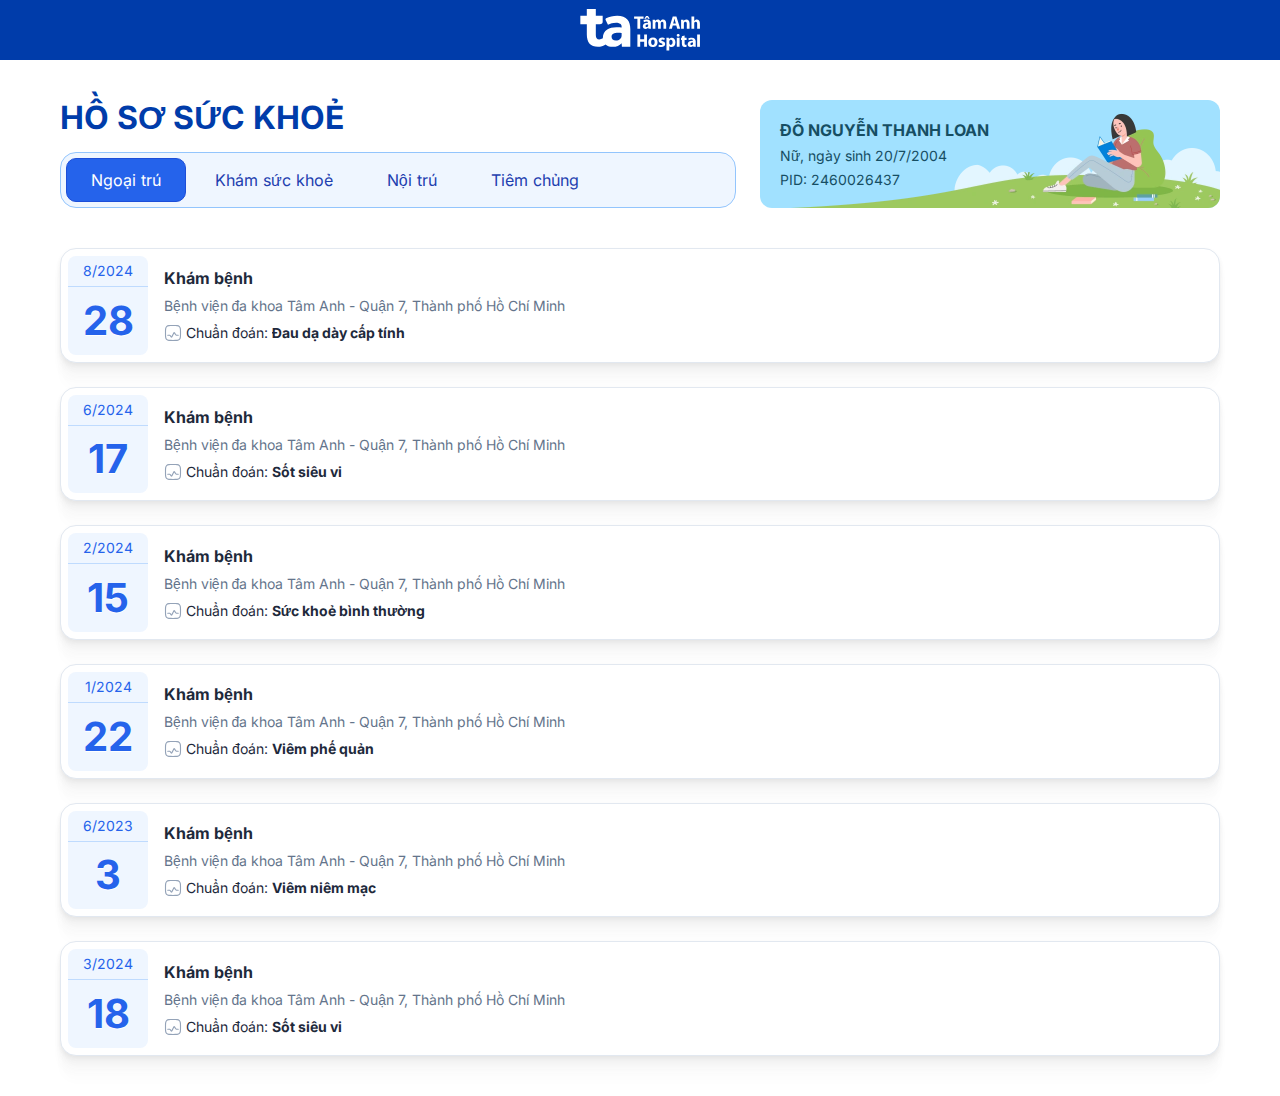
<file: index.html>
<!DOCTYPE html>
<html lang="vi">
  <head>
    <title>Bệnh viện đa khoa Tâm Anh - Ngoại trú</title>
    <meta
      name="description"
      content="Hồ sơ sức khoẻ Bệnh viện đa khoa Tâm Anh"
    />
    <meta charset="UTF-8" />
    <link rel="icon" href="images/favicon.png" />
    <meta name="viewport" content="width=device-width, initial-scale=1" />
    <meta property="og:title" content="Bệnh viện đa khoa Tâm Anh" />
    <meta property="og:type" content="website" />
    <meta
      property="og:image"
      content="https://trongnguyen24.github.io/lichsukhamchuabenh/images/og-image.png"
    />
    <meta
      property="og:description"
      content="Hồ sơ sức khoẻ Bệnh viện đa khoa Tâm Anh"
    />
    <meta property="og:site_name" content="Hồ sơ sức khoẻ" />
    <meta property="og:locale" content="vi_VN" />
    <link rel="stylesheet" href="css/normalize.css" />
    <link rel="stylesheet" href="css/styles.css" />
  </head>
  <body>
    <!-- Header: Contains the main logo -->
    <header class="TA--header">
      <img width="120" height="48" src="images/logo-TA.svg" alt="logo" />
    </header>

    <!-- Mobile Navigation Menu -->
    <nav class="TA--menu-nav-mobile">
      <a href="index.html" aria-current="page">
        <span class="icon-ngoaitru"></span>
        Ngoại trú
      </a>
      <a href="kham-suc-khoe.html">
        <span class="icon-khamsuckhoe"></span>
        Khám sức khoẻ
      </a>
      <a href="noi-tru.html">
        <span class="icon-noitru"></span>
        Nội trú
      </a>
      <a href="tiem-chung.html">
        <span class="icon-tiemchung"></span>
        Tiêm chủng
      </a>
    </nav>

    <!-- Main Content Container -->
    <main class="TA--container">
      <!-- Desktop Menu and User Information -->
      <section class="TA--menu">
        <div class="TA--menu-tabs">
          <h1>HỒ SƠ SỨC KHOẺ</h1>
          <!-- Navigation Tabs -->
          <nav>
            <a href="index.html" aria-current="page">Ngoại trú</a>
            <a href="kham-suc-khoe.html">Khám sức khoẻ</a>
            <a href="noi-tru.html">Nội trú</a>
            <a href="tiem-chung.html">Tiêm chủng</a>
          </nav>
        </div>
        <!-- User Profile Information -->
        <div class="TA--menu-infos">
          <p>ĐỖ NGUYỄN THANH LOAN</p>
          <div>Nữ, ngày sinh 20/7/2004</div>
          <div>PID: 2460026437</div>
          <picture>
            <source srcset="images/user.webp" type="image/webp" />
            <img src="images/user.png" alt="user infos" />
          </picture>
        </div>
      </section>
      <!-- Main Content Area -->
      <section class="TA--content">
        <!-- Card Item -->
        <article class="TA--card-item">
          <a href="#">
            <div class="TA--card-item-wrapper">
              <div class="TA--date">
                <div class="TA--date-m">8/2024</div>
                <div class="TA--date-d">28</div>
              </div>
              <div class="TA--card-item-content">
                <h2>Khám bệnh</h2>
                <p>Bệnh viện đa khoa Tâm Anh - Quận 7, Thành phố Hồ Chí Minh</p>
                <ul class="TA--card-item-infos">
                  <li>
                    <img
                      width="18"
                      height="18"
                      src="images/chuan-doan.svg"
                      alt="Chuẩn đoán"
                    />
                    <span>Chuẩn đoán:</span>
                    <b>Đau dạ dày cấp tính</b>
                  </li>
                </ul>
              </div>
            </div>
            <!-- Mobile Card Item infos-->
            <ul class="TA--card-item-infos-mobile">
              <li class="span-2">
                <img
                  width="18"
                  height="18"
                  src="images/chuan-doan.svg"
                  alt="Chuẩn đoán"
                />
                <span>Chuẩn đoán:</span>
                <b>Đau dạ dày cấp tính</b>
              </li>
            </ul>
          </a>
        </article>

        <!-- Card Item -->
        <article class="TA--card-item">
          <a href="#">
            <div class="TA--card-item-wrapper">
              <div class="TA--date">
                <div class="TA--date-m">6/2024</div>
                <div class="TA--date-d">17</div>
              </div>
              <div class="TA--card-item-content">
                <h2>Khám bệnh</h2>
                <p>Bệnh viện đa khoa Tâm Anh - Quận 7, Thành phố Hồ Chí Minh</p>
                <ul class="TA--card-item-infos">
                  <li>
                    <img
                      width="18"
                      height="18"
                      src="images/chuan-doan.svg"
                      alt="Chuẩn đoán"
                    />
                    <span>Chuẩn đoán:</span>
                    <b>Sốt siêu vi</b>
                  </li>
                </ul>
              </div>
            </div>
            <!-- Mobile Card Item infos-->
            <ul class="TA--card-item-infos-mobile">
              <li class="span-2">
                <img
                  width="18"
                  height="18"
                  src="images/chuan-doan.svg"
                  alt="Chuẩn đoán"
                />
                <span>Chuẩn đoán:</span>
                <b>Sốt siêu vi</b>
              </li>
            </ul>
          </a>
        </article>

        <!-- Card Item -->
        <article class="TA--card-item">
          <a href="#">
            <div class="TA--card-item-wrapper">
              <div class="TA--date">
                <div class="TA--date-m">2/2024</div>
                <div class="TA--date-d">15</div>
              </div>
              <div class="TA--card-item-content">
                <h2>Khám bệnh</h2>
                <p>Bệnh viện đa khoa Tâm Anh - Quận 7, Thành phố Hồ Chí Minh</p>
                <ul class="TA--card-item-infos">
                  <li>
                    <img
                      width="18"
                      height="18"
                      src="images/chuan-doan.svg"
                      alt="Chuẩn đoán"
                    />
                    <span>Chuẩn đoán:</span>
                    <b>Sức khoẻ bình thường</b>
                  </li>
                </ul>
              </div>
            </div>
            <!-- Mobile Card Item infos-->
            <ul class="TA--card-item-infos-mobile">
              <li class="span-2">
                <img
                  width="18"
                  height="18"
                  src="images/chuan-doan.svg"
                  alt="Chuẩn đoán"
                />
                <span>Chuẩn đoán:</span>
                <b>Sức khoẻ bình thường</b>
              </li>
            </ul>
          </a>
        </article>

        <!-- Card Item -->
        <article class="TA--card-item">
          <a href="#">
            <div class="TA--card-item-wrapper">
              <div class="TA--date">
                <div class="TA--date-m">1/2024</div>
                <div class="TA--date-d">22</div>
              </div>
              <div class="TA--card-item-content">
                <h2>Khám bệnh</h2>
                <p>Bệnh viện đa khoa Tâm Anh - Quận 7, Thành phố Hồ Chí Minh</p>
                <ul class="TA--card-item-infos">
                  <li>
                    <img
                      width="18"
                      height="18"
                      src="images/chuan-doan.svg"
                      alt="Chuẩn đoán"
                    />
                    <span>Chuẩn đoán:</span>
                    <b>Viêm phế quản</b>
                  </li>
                </ul>
              </div>
            </div>
            <!-- Mobile Card Item infos-->
            <ul class="TA--card-item-infos-mobile">
              <li class="span-2">
                <img
                  width="18"
                  height="18"
                  src="images/chuan-doan.svg"
                  alt="Chuẩn đoán"
                />
                <span>Chuẩn đoán:</span>
                <b>Viêm phế quản</b>
              </li>
            </ul>
          </a>
        </article>

        <!-- Card Item -->
        <article class="TA--card-item">
          <a href="#">
            <div class="TA--card-item-wrapper">
              <div class="TA--date">
                <div class="TA--date-m">6/2023</div>
                <div class="TA--date-d">3</div>
              </div>
              <div class="TA--card-item-content">
                <h2>Khám bệnh</h2>
                <p>Bệnh viện đa khoa Tâm Anh - Quận 7, Thành phố Hồ Chí Minh</p>
                <ul class="TA--card-item-infos">
                  <li>
                    <img
                      width="18"
                      height="18"
                      src="images/chuan-doan.svg"
                      alt="Chuẩn đoán"
                    />
                    <span>Chuẩn đoán:</span>
                    <b>Viêm niêm mạc</b>
                  </li>
                </ul>
              </div>
            </div>
            <!-- Mobile Card Item infos-->
            <ul class="TA--card-item-infos-mobile">
              <li class="span-2">
                <img
                  width="18"
                  height="18"
                  src="images/chuan-doan.svg"
                  alt="Chuẩn đoán"
                />
                <span>Chuẩn đoán:</span>
                <b>Viêm niêm mạc</b>
              </li>
            </ul>
          </a>
        </article>

        <!-- Card Item -->
        <article class="TA--card-item">
          <a href="#">
            <div class="TA--card-item-wrapper">
              <div class="TA--date">
                <div class="TA--date-m">3/2024</div>
                <div class="TA--date-d">18</div>
              </div>
              <div class="TA--card-item-content">
                <h2>Khám bệnh</h2>
                <p>Bệnh viện đa khoa Tâm Anh - Quận 7, Thành phố Hồ Chí Minh</p>
                <ul class="TA--card-item-infos">
                  <li>
                    <img
                      width="18"
                      height="18"
                      src="images/chuan-doan.svg"
                      alt="Chuẩn đoán"
                    />
                    <span>Chuẩn đoán:</span>
                    <b>Sốt siêu vi</b>
                  </li>
                </ul>
              </div>
            </div>
            <!-- Mobile Card Item infos-->
            <ul class="TA--card-item-infos-mobile">
              <li class="span-2">
                <img
                  width="18"
                  height="18"
                  src="images/chuan-doan.svg"
                  alt="Chuẩn đoán"
                />
                <span>Chuẩn đoán:</span>
                <b>Sốt siêu vih</b>
              </li>
            </ul>
          </a>
        </article>
      </section>
    </main>
  </body>
</html>
</file>
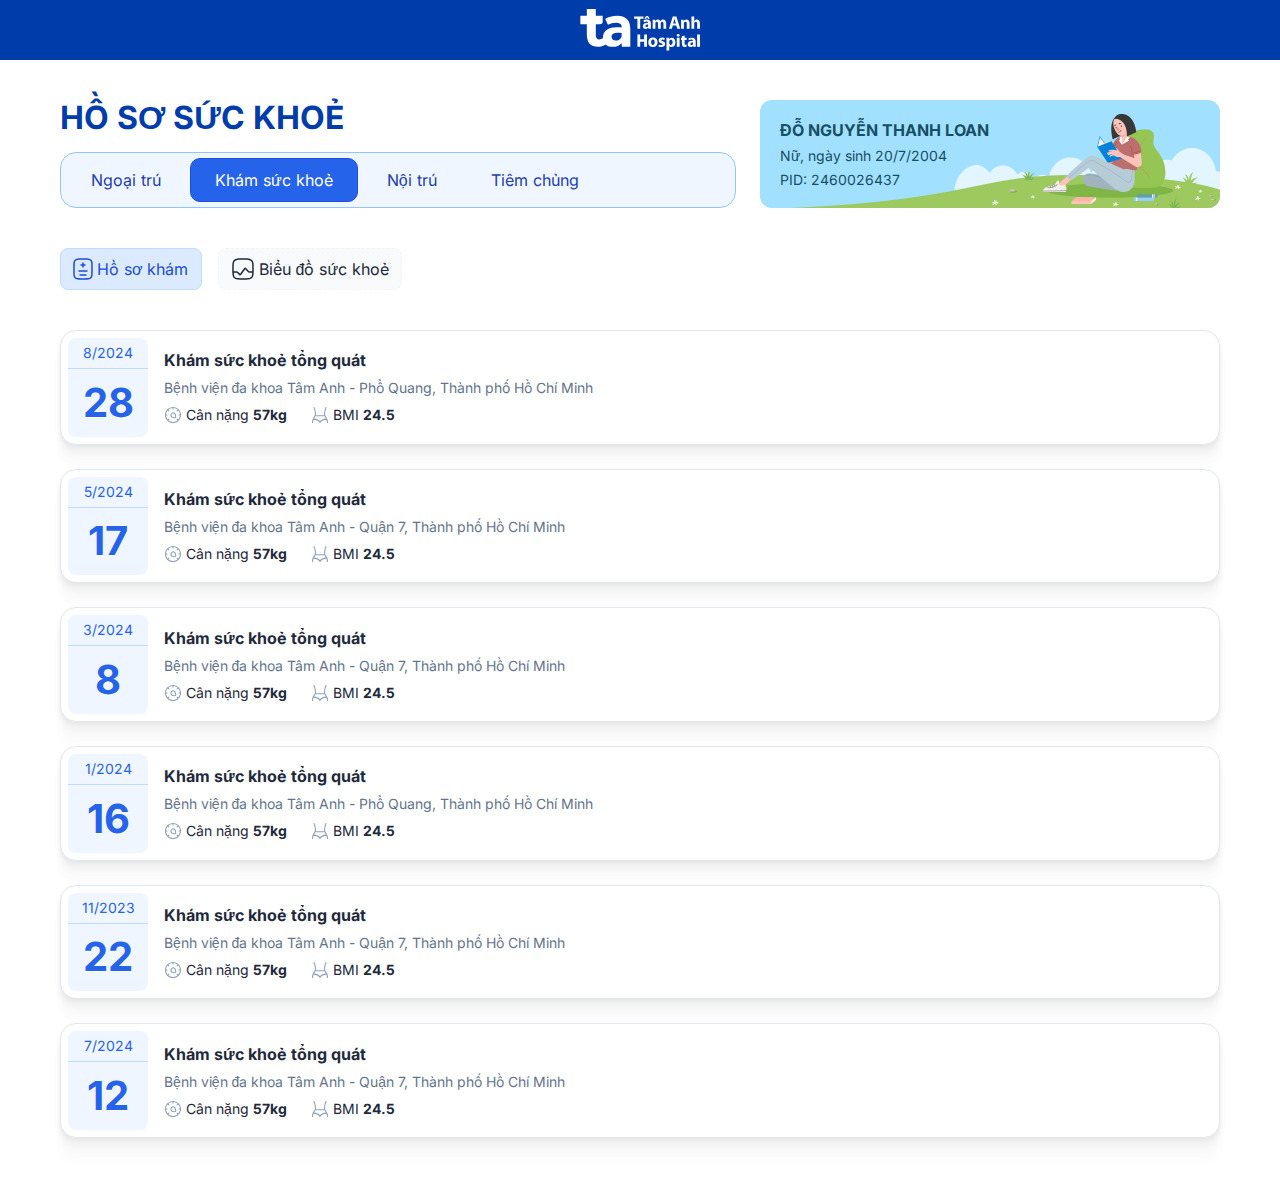
<file: kham-suc-khoe.html>
<!DOCTYPE html>
<html lang="vi">
  <head>
    <title>Bệnh viện đa khoa Tâm Anh - Khám sức khoẻ</title>
    <meta
      name="description"
      content="Hồ sơ sức khoẻ Bệnh viện đa khoa Tâm Anh"
    />
    <meta charset="UTF-8" />
    <link rel="icon" href="images/favicon.png" />
    <meta name="viewport" content="width=device-width, initial-scale=1" />
    <meta property="og:title" content="Bệnh viện đa khoa Tâm Anh" />
    <meta property="og:type" content="website" />
    <meta
      property="og:image"
      content="https://trongnguyen24.github.io/lichsukhamchuabenh/images/og-image.png"
    />
    <meta
      property="og:description"
      content="Hồ sơ sức khoẻ Bệnh viện đa khoa Tâm Anh"
    />
    <meta property="og:site_name" content="Hồ sơ sức khoẻ" />
    <meta property="og:locale" content="vi_VN" />
    <link rel="stylesheet" href="css/normalize.css" />
    <link rel="stylesheet" href="css/styles.css" />
  </head>
  <body>
    <!-- Header: Contains the main logo -->
    <header class="TA--header">
      <img width="120" height="48" src="images/logo-TA.svg" alt="logo" />
    </header>

    <!-- Mobile Navigation Menu -->
    <nav class="TA--menu-nav-mobile">
      <a href="index.html">
        <span class="icon-ngoaitru"></span>
        Ngoại trú
      </a>
      <a href="kham-suc-khoe.html" aria-current="page">
        <span class="icon-khamsuckhoe"></span>
        Khám sức khoẻ
      </a>
      <a href="noi-tru.html">
        <span class="icon-noitru"></span>
        Nội trú
      </a>
      <a href="tiem-chung.html">
        <span class="icon-tiemchung"></span>
        Tiêm chủng
      </a>
    </nav>

    <!-- Main Content Container -->
    <main class="TA--container">
      <!-- Desktop Menu and User Information -->
      <section class="TA--menu">
        <div class="TA--menu-tabs">
          <h1>HỒ SƠ SỨC KHOẺ</h1>
          <!-- Navigation Tabs -->
          <nav>
            <a href="index.html">Ngoại trú</a>
            <a href="kham-suc-khoe.html" aria-current="page">Khám sức khoẻ</a>
            <a href="noi-tru.html">Nội trú</a>
            <a href="tiem-chung.html">Tiêm chủng</a>
          </nav>
        </div>
        <!-- User Profile Information -->
        <div class="TA--menu-infos">
          <p>ĐỖ NGUYỄN THANH LOAN</p>
          <div>Nữ, ngày sinh 20/7/2004</div>
          <div>PID: 2460026437</div>
          <picture>
            <source srcset="images/user.webp" type="image/webp" />
            <img src="images/user.png" alt="user infos" />
          </picture>
        </div>
      </section>

      <div class="tabs">
        <input
          class="radiotab"
          name="tabs"
          tabindex="0"
          type="radio"
          id="tabone"
          checked="checked"
        />
        <label class="label" for="tabone"
          ><svg
            width="20"
            height="22"
            viewBox="0 0 20 22"
            fill="currentColor"
            xmlns="http://www.w3.org/2000/svg"
          >
            <path
              fill-rule="evenodd"
              clip-rule="evenodd"
              d="M8.94358 0.25H11.0564C12.8942 0.249984 14.3498 0.249972 15.489 0.403135C16.6614 0.560763 17.6104 0.89288 18.3588 1.64124C19.1071 2.38961 19.4392 3.33856 19.5969 4.51098C19.75 5.65019 19.75 7.10583 19.75 8.94359V13.0564C19.75 14.8942 19.75 16.3498 19.5969 17.489C19.4392 18.6614 19.1071 19.6104 18.3588 20.3588C17.6104 21.1071 16.6614 21.4392 15.489 21.5969C14.3498 21.75 12.8942 21.75 11.0564 21.75H8.94359C7.10583 21.75 5.65019 21.75 4.51098 21.5969C3.33856 21.4392 2.38961 21.1071 1.64124 20.3588C0.89288 19.6104 0.560763 18.6614 0.403135 17.489C0.249972 16.3498 0.249984 14.8942 0.25 13.0564V8.94358C0.249984 7.10582 0.249972 5.65019 0.403135 4.51098C0.560763 3.33856 0.89288 2.38961 1.64124 1.64124C2.38961 0.89288 3.33856 0.560763 4.51098 0.403135C5.65019 0.249972 7.10582 0.249984 8.94358 0.25ZM4.71085 1.88976C3.70476 2.02502 3.12511 2.27869 2.7019 2.7019C2.27869 3.12511 2.02502 3.70476 1.88976 4.71085C1.75159 5.73851 1.75 7.09318 1.75 9V13C1.75 14.9068 1.75159 16.2615 1.88976 17.2892C2.02502 18.2952 2.27869 18.8749 2.7019 19.2981C3.12511 19.7213 3.70476 19.975 4.71085 20.1102C5.73851 20.2484 7.09318 20.25 9 20.25H11C12.9068 20.25 14.2615 20.2484 15.2892 20.1102C16.2952 19.975 16.8749 19.7213 17.2981 19.2981C17.7213 18.8749 17.975 18.2952 18.1102 17.2892C18.2484 16.2615 18.25 14.9068 18.25 13V9C18.25 7.09318 18.2484 5.73851 18.1102 4.71085C17.975 3.70476 17.7213 3.12511 17.2981 2.7019C16.8749 2.27869 16.2952 2.02502 15.2892 1.88976C14.2615 1.75159 12.9068 1.75 11 1.75H9C7.09318 1.75 5.73851 1.75159 4.71085 1.88976ZM9.99998 4.25C10.4142 4.25 10.75 4.58579 10.75 5V6.25L12 6.25C12.4142 6.25 12.75 6.58579 12.75 7C12.75 7.41421 12.4142 7.75 12 7.75L10.75 7.75L10.75 9C10.75 9.41421 10.4142 9.75 9.99999 9.75C9.58577 9.75 9.24999 9.41422 9.24999 9L9.24998 7.75H7.99997C7.58575 7.75 7.24997 7.41421 7.24997 7C7.24997 6.58579 7.58575 6.25 7.99997 6.25H9.24998V5C9.24998 4.58579 9.58577 4.25 9.99998 4.25ZM5.25 13C5.25 12.5858 5.58579 12.25 6 12.25H14C14.4142 12.25 14.75 12.5858 14.75 13C14.75 13.4142 14.4142 13.75 14 13.75H6C5.58579 13.75 5.25 13.4142 5.25 13ZM6.25 17C6.25 16.5858 6.58579 16.25 7 16.25H13C13.4142 16.25 13.75 16.5858 13.75 17C13.75 17.4142 13.4142 17.75 13 17.75H7C6.58579 17.75 6.25 17.4142 6.25 17Z"
              fill="currentColor"
            />
          </svg>
          Hồ sơ khám</label
        >
        <div class="panel">
          <!-- Main Content Area -->
          <section class="TA--content">
            <!-- Card Item -->
            <article class="TA--card-item">
              <a href="#">
                <div class="TA--card-item-wrapper">
                  <div class="TA--date">
                    <div class="TA--date-m">8/2024</div>
                    <div class="TA--date-d">28</div>
                  </div>
                  <div class="TA--card-item-content">
                    <h2>Khám sức khoẻ tổng quát</h2>
                    <p>
                      Bệnh viện đa khoa Tâm Anh - Phổ Quang, Thành phố Hồ Chí
                      Minh
                    </p>
                    <ul class="TA--card-item-infos">
                      <li>
                        <img
                          width="18"
                          height="18"
                          src="images/can-nang.svg"
                          alt="Cân nặng"
                        />
                        <span>Cân nặng</span>
                        <b>57kg</b>
                      </li>
                      <li>
                        <img
                          width="18"
                          height="18"
                          src="images/bmi.svg"
                          alt="BMI"
                        />
                        <span>BMI</span>
                        <b>24.5</b>
                      </li>
                    </ul>
                  </div>
                </div>
                <ul class="TA--card-item-infos-mobile">
                  <li>
                    <img
                      width="18"
                      height="18"
                      src="images/can-nang.svg"
                      alt="Cân nặng"
                    />
                    <span>Cân nặng</span>
                    <b>57kg</b>
                  </li>
                  <li>
                    <img
                      width="18"
                      height="18"
                      src="images/bmi.svg"
                      alt="BMI"
                    />
                    <span>BMI</span>
                    <b>24.5</b>
                  </li>
                </ul>
              </a>
            </article>

            <!-- Card Item -->
            <article class="TA--card-item">
              <a href="#">
                <div class="TA--card-item-wrapper">
                  <div class="TA--date">
                    <div class="TA--date-m">5/2024</div>
                    <div class="TA--date-d">17</div>
                  </div>
                  <div class="TA--card-item-content">
                    <h2>Khám sức khoẻ tổng quát</h2>
                    <p>
                      Bệnh viện đa khoa Tâm Anh - Quận 7, Thành phố Hồ Chí Minh
                    </p>
                    <ul class="TA--card-item-infos">
                      <li>
                        <img
                          width="18"
                          height="18"
                          src="images/can-nang.svg"
                          alt="Cân nặng"
                        />
                        <span>Cân nặng</span>
                        <b>57kg</b>
                      </li>
                      <li>
                        <img
                          width="18"
                          height="18"
                          src="images/bmi.svg"
                          alt="BMI"
                        />
                        <span>BMI</span>
                        <b>24.5</b>
                      </li>
                    </ul>
                  </div>
                </div>
                <ul class="TA--card-item-infos-mobile">
                  <li>
                    <img
                      width="18"
                      height="18"
                      src="images/can-nang.svg"
                      alt="Cân nặng"
                    />
                    <span>Cân nặng</span>
                    <b>57kg</b>
                  </li>
                  <li>
                    <img
                      width="18"
                      height="18"
                      src="images/bmi.svg"
                      alt="BMI"
                    />
                    <span>BMI</span>
                    <b>24.5</b>
                  </li>
                </ul>
              </a>
            </article>

            <!-- Card Item -->
            <article class="TA--card-item">
              <a href="#">
                <div class="TA--card-item-wrapper">
                  <div class="TA--date">
                    <div class="TA--date-m">3/2024</div>
                    <div class="TA--date-d">8</div>
                  </div>
                  <div class="TA--card-item-content">
                    <h2>Khám sức khoẻ tổng quát</h2>
                    <p>
                      Bệnh viện đa khoa Tâm Anh - Quận 7, Thành phố Hồ Chí Minh
                    </p>
                    <ul class="TA--card-item-infos">
                      <li>
                        <img
                          width="18"
                          height="18"
                          src="images/can-nang.svg"
                          alt="Cân nặng"
                        />
                        <span>Cân nặng</span>
                        <b>57kg</b>
                      </li>
                      <li>
                        <img
                          width="18"
                          height="18"
                          src="images/bmi.svg"
                          alt="BMI"
                        />
                        <span>BMI</span>
                        <b>24.5</b>
                      </li>
                    </ul>
                  </div>
                </div>
                <ul class="TA--card-item-infos-mobile">
                  <li>
                    <img
                      width="18"
                      height="18"
                      src="images/can-nang.svg"
                      alt="Cân nặng"
                    />
                    <span>Cân nặng</span>
                    <b>57kg</b>
                  </li>
                  <li>
                    <img
                      width="18"
                      height="18"
                      src="images/bmi.svg"
                      alt="BMI"
                    />
                    <span>BMI</span>
                    <b>24.5</b>
                  </li>
                </ul>
              </a>
            </article>

            <!-- Card Item -->
            <article class="TA--card-item">
              <a href="#">
                <div class="TA--card-item-wrapper">
                  <div class="TA--date">
                    <div class="TA--date-m">1/2024</div>
                    <div class="TA--date-d">16</div>
                  </div>
                  <div class="TA--card-item-content">
                    <h2>Khám sức khoẻ tổng quát</h2>
                    <p>
                      Bệnh viện đa khoa Tâm Anh - Phổ Quang, Thành phố Hồ Chí
                      Minh
                    </p>
                    <ul class="TA--card-item-infos">
                      <li>
                        <img
                          width="18"
                          height="18"
                          src="images/can-nang.svg"
                          alt="Cân nặng"
                        />
                        <span>Cân nặng</span>
                        <b>57kg</b>
                      </li>
                      <li>
                        <img
                          width="18"
                          height="18"
                          src="images/bmi.svg"
                          alt="BMI"
                        />
                        <span>BMI</span>
                        <b>24.5</b>
                      </li>
                    </ul>
                  </div>
                </div>
                <ul class="TA--card-item-infos-mobile">
                  <li>
                    <img
                      width="18"
                      height="18"
                      src="images/can-nang.svg"
                      alt="Cân nặng"
                    />
                    <span>Cân nặng</span>
                    <b>57kg</b>
                  </li>
                  <li>
                    <img
                      width="18"
                      height="18"
                      src="images/bmi.svg"
                      alt="BMI"
                    />
                    <span>BMI</span>
                    <b>24.5</b>
                  </li>
                </ul>
              </a>
            </article>
            <!-- Card Item -->
            <article class="TA--card-item">
              <a href="#">
                <div class="TA--card-item-wrapper">
                  <div class="TA--date">
                    <div class="TA--date-m">11/2023</div>
                    <div class="TA--date-d">22</div>
                  </div>
                  <div class="TA--card-item-content">
                    <h2>Khám sức khoẻ tổng quát</h2>
                    <p>
                      Bệnh viện đa khoa Tâm Anh - Quận 7, Thành phố Hồ Chí Minh
                    </p>
                    <ul class="TA--card-item-infos">
                      <li>
                        <img
                          width="18"
                          height="18"
                          src="images/can-nang.svg"
                          alt="Cân nặng"
                        />
                        <span>Cân nặng</span>
                        <b>57kg</b>
                      </li>
                      <li>
                        <img
                          width="18"
                          height="18"
                          src="images/bmi.svg"
                          alt="BMI"
                        />
                        <span>BMI</span>
                        <b>24.5</b>
                      </li>
                    </ul>
                  </div>
                </div>
                <ul class="TA--card-item-infos-mobile">
                  <li>
                    <img
                      width="18"
                      height="18"
                      src="images/can-nang.svg"
                      alt="Cân nặng"
                    />
                    <span>Cân nặng</span>
                    <b>57kg</b>
                  </li>
                  <li>
                    <img
                      width="18"
                      height="18"
                      src="images/bmi.svg"
                      alt="BMI"
                    />
                    <span>BMI</span>
                    <b>24.5</b>
                  </li>
                </ul>
              </a>
            </article>
            <!-- Card Item -->
            <article class="TA--card-item">
              <a href="#">
                <div class="TA--card-item-wrapper">
                  <div class="TA--date">
                    <div class="TA--date-m">7/2024</div>
                    <div class="TA--date-d">12</div>
                  </div>
                  <div class="TA--card-item-content">
                    <h2>Khám sức khoẻ tổng quát</h2>
                    <p>
                      Bệnh viện đa khoa Tâm Anh - Quận 7, Thành phố Hồ Chí Minh
                    </p>
                    <ul class="TA--card-item-infos">
                      <li>
                        <img
                          width="18"
                          height="18"
                          src="images/can-nang.svg"
                          alt="Cân nặng"
                        />
                        <span>Cân nặng</span>
                        <b>57kg</b>
                      </li>
                      <li>
                        <img
                          width="18"
                          height="18"
                          src="images/bmi.svg"
                          alt="BMI"
                        />
                        <span>BMI</span>
                        <b>24.5</b>
                      </li>
                    </ul>
                  </div>
                </div>
                <ul class="TA--card-item-infos-mobile">
                  <li>
                    <img
                      width="18"
                      height="18"
                      src="images/can-nang.svg"
                      alt="Cân nặng"
                    />
                    <span>Cân nặng</span>
                    <b>57kg</b>
                  </li>
                  <li>
                    <img
                      width="18"
                      height="18"
                      src="images/bmi.svg"
                      alt="BMI"
                    />
                    <span>BMI</span>
                    <b>24.5</b>
                  </li>
                </ul>
              </a>
            </article>
          </section>
        </div>
        <input
          class="radiotab"
          tabindex="0"
          name="tabs"
          type="radio"
          id="tabtwo"
        />
        <label class="label" for="tabtwo"
          ><svg
            width="24"
            height="24"
            viewBox="0 0 24 24"
            fill="currentColor"
            xmlns="http://www.w3.org/2000/svg"
          >
            <path
              fill-rule="evenodd"
              clip-rule="evenodd"
              d="M11.9426 1.25H12.0574C14.3658 1.24999 16.1748 1.24998 17.5863 1.43975C19.031 1.63399 20.1711 2.03933 21.0659 2.93414C21.9607 3.82895 22.366 4.96897 22.5603 6.41371C22.75 7.82519 22.75 9.63423 22.75 11.9426V12.0574C22.75 14.3658 22.75 16.1748 22.5603 17.5863C22.366 19.031 21.9607 20.1711 21.0659 21.0659C20.1711 21.9607 19.031 22.366 17.5863 22.5603C16.1748 22.75 14.3658 22.75 12.0574 22.75H11.9426C9.63423 22.75 7.82519 22.75 6.41371 22.5603C4.96897 22.366 3.82895 21.9607 2.93414 21.0659C2.03933 20.1711 1.63399 19.031 1.43975 17.5863C1.24998 16.1748 1.24999 14.3658 1.25 12.0574V11.9426C1.24999 9.63423 1.24998 7.82519 1.43975 6.41371C1.63399 4.96897 2.03933 3.82895 2.93414 2.93414C3.82895 2.03933 4.96897 1.63399 6.41371 1.43975C7.82519 1.24998 9.63423 1.24999 11.9426 1.25ZM6.61358 2.92637C5.33517 3.09825 4.56445 3.42514 3.9948 3.9948C3.42514 4.56445 3.09825 5.33517 2.92637 6.61358C2.75159 7.91356 2.75 9.62178 2.75 12C2.75 12.8274 2.75019 13.5738 2.75781 14.25H5C5.03618 14.25 5.07209 14.2499 5.10773 14.2499C5.63376 14.2491 6.10075 14.2483 6.52918 14.4319C6.9576 14.6155 7.27913 14.9542 7.64131 15.3357C7.66584 15.3616 7.69056 15.3876 7.71552 15.4138L8.85712 16.6125C8.93865 16.6981 9.00536 16.7681 9.06418 16.8277C9.11449 16.7608 9.17125 16.6825 9.24061 16.5867L12.8708 11.5761C12.8786 11.5652 12.8865 11.5544 12.8944 11.5435C13.0433 11.3378 13.1985 11.1233 13.3518 10.9653C13.5272 10.7844 13.7992 10.5708 14.1937 10.5527C14.5882 10.5346 14.8787 10.7223 15.0699 10.8863C15.2371 11.0297 15.4114 11.229 15.5785 11.4202C15.5873 11.4303 15.5962 11.4403 15.605 11.4504L17.3823 13.4816C17.868 14.0368 17.9718 14.1316 18.085 14.183C18.1982 14.2343 18.3379 14.25 19.0756 14.25H21.2422C21.2498 13.5738 21.25 12.8274 21.25 12C21.25 9.62178 21.2484 7.91356 21.0736 6.61358C20.9018 5.33517 20.5749 4.56445 20.0052 3.9948C19.4355 3.42514 18.6648 3.09825 17.3864 2.92637C16.0864 2.75159 14.3782 2.75 12 2.75C9.62177 2.75 7.91356 2.75159 6.61358 2.92637ZM21.2057 15.75H19.0756C19.0373 15.75 18.9993 15.7501 18.9615 15.7501C18.4059 15.7511 17.9125 15.7519 17.4652 15.5489C17.0179 15.346 16.6936 14.9741 16.3284 14.5553C16.3036 14.5269 16.2787 14.4982 16.2534 14.4694L14.4761 12.4382C14.395 12.3454 14.3284 12.2695 14.2697 12.2046C14.2171 12.2746 14.1578 12.3563 14.0855 12.4561L10.4553 17.4668C10.4477 17.4773 10.4401 17.4879 10.4324 17.4984C10.2894 17.696 10.1391 17.9035 9.99032 18.0574C9.8191 18.2345 9.55618 18.4416 9.17422 18.4672C8.79226 18.4929 8.50402 18.3228 8.31067 18.1702C8.1426 18.0375 7.96597 17.8519 7.79785 17.6753C7.78885 17.6658 7.77987 17.6564 7.77091 17.647L6.62931 16.4483C6.14838 15.9433 6.04684 15.8572 5.9383 15.8106C5.82976 15.7641 5.69734 15.75 5 15.75H2.79427C2.82018 16.3612 2.86126 16.9021 2.92637 17.3864C3.09825 18.6648 3.42514 19.4355 3.9948 20.0052C4.56445 20.5749 5.33517 20.9018 6.61358 21.0736C7.91356 21.2484 9.62177 21.25 12 21.25C14.3782 21.25 16.0864 21.2484 17.3864 21.0736C18.6648 20.9018 19.4355 20.5749 20.0052 20.0052C20.5749 19.4355 20.9018 18.6648 21.0736 17.3864C21.1387 16.9021 21.1798 16.3612 21.2057 15.75Z"
              fill="currentColor"
            />
          </svg>
          Biểu đồ sức khoẻ</label
        >
        <div class="panel">
          <div class="bieudosuckhoe">
            <div class="bieudosuckhoe-wrapper">
              <table>
                <tr>
                  <th class="stick"><b>Chỉ số sức khoẻ</b></th>
                  <th>28/8/2024</th>
                  <th>17/5/2024</th>
                  <th>8/3/2024</th>
                  <th>16/1/2024</th>
                  <th>22/11/2023</th>
                  <th>12/7/2023</th>
                </tr>
                <tr>
                  <td class="stick">
                    <div class="stick-item">
                      <picture>
                        <source
                          srcset="images/can-nang-img.webp"
                          type="image/webp"
                        />
                        <img
                          width="48"
                          height="48"
                          src="images/an-nang-img.png"
                          alt="Cân nặng"
                        />
                      </picture>
                      <div class="stick-item-text">
                        <p>Cân nặng</p>
                        <span>Kilogram</span>
                      </div>
                    </div>
                  </td>
                  <td>51.4</td>
                  <td>57.9</td>
                  <td>56.4</td>
                  <td>55.2</td>
                  <td>54.6</td>
                  <td>56.2</td>
                </tr>
                <tr>
                  <td class="stick">
                    <div class="stick-item">
                      <picture>
                        <source
                          srcset="images/bmi-img.webp"
                          type="image/webp"
                        />
                        <img
                          width="48"
                          height="48"
                          src="images/bmi-img.png"
                          alt="Cân nặng"
                        />
                      </picture>
                      <div class="stick-item-text">
                        <p>Chỉ số BMI</p>
                        <span>Kilogram/m2</span>
                      </div>
                    </div>
                  </td>
                  <td>22.6</td>
                  <td>21.9</td>
                  <td>22.9</td>
                  <td>23.1</td>
                  <td>22.4</td>
                  <td>22.8</td>
                </tr>
                <tr>
                  <td class="stick">
                    <div class="stick-item">
                      <picture>
                        <source
                          srcset="images/vong-bung-img.webp"
                          type="image/webp"
                        />
                        <img
                          width="48"
                          height="48"
                          src="images/vong-bung-img.png"
                          alt="Cân nặng"
                        />
                      </picture>
                      <div class="stick-item-text">
                        <p>Vòng bụng</p>
                        <span>Centimet</span>
                      </div>
                    </div>
                  </td>
                  <td>63.1</td>
                  <td>64.5</td>
                  <td>67.2</td>
                  <td>65.8</td>
                  <td>65.2</td>
                  <td>64.3</td>
                </tr>
              </table>
            </div>
          </div>
        </div>
      </div>
    </main>
  </body>
</html>
</file>
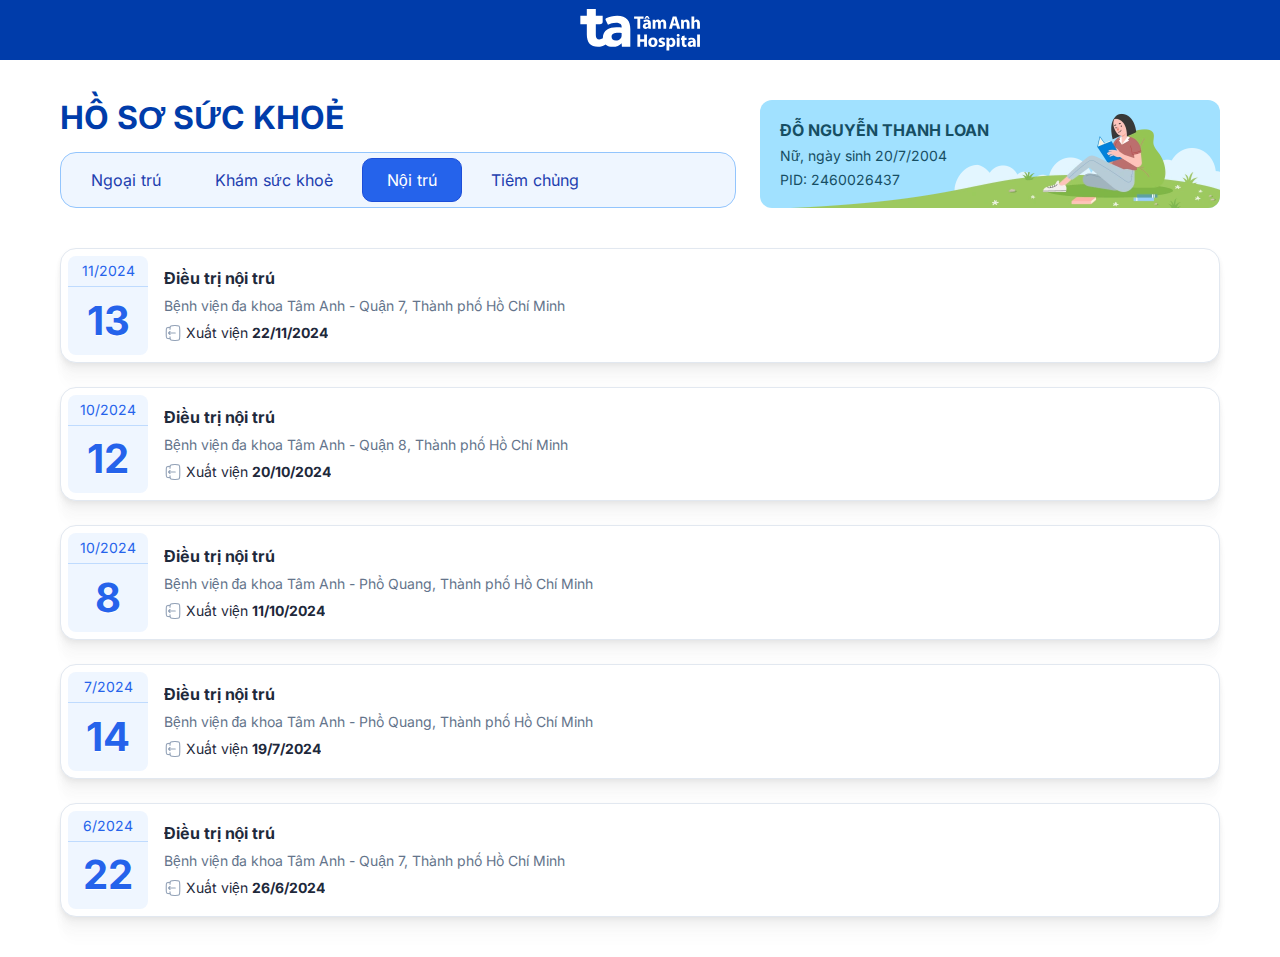
<file: noi-tru.html>
<!DOCTYPE html>
<html lang="vi">
  <head>
    <title>Bệnh viện đa khoa Tâm Anh - Nội trú</title>
    <meta
      name="description"
      content="Hồ sơ sức khoẻ Bệnh viện đa khoa Tâm Anh"
    />
    <meta charset="UTF-8" />
    <link rel="icon" href="images/favicon.png" />
    <meta name="viewport" content="width=device-width, initial-scale=1" />
    <meta property="og:title" content="Bệnh viện đa khoa Tâm Anh" />
    <meta property="og:type" content="website" />
    <meta
      property="og:image"
      content="https://trongnguyen24.github.io/lichsukhamchuabenh/images/og-image.png"
    />
    <meta
      property="og:description"
      content="Hồ sơ sức khoẻ Bệnh viện đa khoa Tâm Anh"
    />
    <meta property="og:site_name" content="Hồ sơ sức khoẻ" />
    <meta property="og:locale" content="vi_VN" />
    <link rel="stylesheet" href="css/normalize.css" />
    <link rel="stylesheet" href="css/styles.css" />
  </head>
  <body>
    <!-- Header: Contains the main logo -->
    <header class="TA--header">
      <img width="120" height="48" src="images/logo-TA.svg" alt="logo" />
    </header>

    <!-- Mobile Navigation Menu -->
    <nav class="TA--menu-nav-mobile">
      <a href="index.html">
        <span class="icon-ngoaitru"></span>
        Ngoại trú
      </a>
      <a href="kham-suc-khoe.html">
        <span class="icon-khamsuckhoe"></span>
        Khám sức khoẻ
      </a>
      <a href="noi-tru.html" aria-current="page">
        <span class="icon-noitru"></span>
        Nội trú
      </a>
      <a href="tiem-chung.html">
        <span class="icon-tiemchung"></span>
        Tiêm chủng
      </a>
    </nav>

    <!-- Main Content Container -->
    <main class="TA--container">
      <!-- Desktop Menu and User Information -->
      <section class="TA--menu">
        <div class="TA--menu-tabs">
          <h1>HỒ SƠ SỨC KHOẺ</h1>
          <!-- Navigation Tabs -->
          <nav>
            <a href="index.html">Ngoại trú</a>
            <a href="kham-suc-khoe.html">Khám sức khoẻ</a>
            <a href="noi-tru.html" aria-current="page">Nội trú</a>
            <a href="tiem-chung.html">Tiêm chủng</a>
          </nav>
        </div>
        <!-- User Profile Information -->
        <div class="TA--menu-infos">
          <p>ĐỖ NGUYỄN THANH LOAN</p>
          <div>Nữ, ngày sinh 20/7/2004</div>
          <div>PID: 2460026437</div>
          <picture>
            <source srcset="images/user.webp" type="image/webp" />
            <img src="images/user.png" alt="user infos" />
          </picture>
        </div>
      </section>
      <!-- Main Content Area -->
      <section class="TA--content">
        <!-- Card Item -->
        <article class="TA--card-item">
          <a href="#">
            <div class="TA--card-item-wrapper">
              <div class="TA--date">
                <div class="TA--date-m">11/2024</div>
                <div class="TA--date-d">13</div>
              </div>
              <div class="TA--card-item-content">
                <h2>Điều trị nội trú</h2>
                <p>Bệnh viện đa khoa Tâm Anh - Quận 7, Thành phố Hồ Chí Minh</p>
                <ul class="TA--card-item-infos">
                  <li>
                    <img
                      width="18"
                      height="18"
                      src="images/xuat-vien.svg"
                      alt="Xuất viện"
                    />
                    <span>Xuất viện</span>
                    <b>22/11/2024</b>
                  </li>
                </ul>
              </div>
            </div>
            <ul class="TA--card-item-infos-mobile">
              <li class="span-2">
                <img
                  width="18"
                  height="18"
                  src="images/xuat-vien.svg"
                  alt="Xuất viện"
                />
                <span>Xuất viện</span>
                <b>22/11/2024</b>
              </li>
            </ul>
          </a>
        </article>

        <!-- Card Item -->
        <article class="TA--card-item">
          <a href="#">
            <div class="TA--card-item-wrapper">
              <div class="TA--date">
                <div class="TA--date-m">10/2024</div>
                <div class="TA--date-d">12</div>
              </div>
              <div class="TA--card-item-content">
                <h2>Điều trị nội trú</h2>
                <p>Bệnh viện đa khoa Tâm Anh - Quận 8, Thành phố Hồ Chí Minh</p>
                <ul class="TA--card-item-infos">
                  <li>
                    <img
                      width="18"
                      height="18"
                      src="images/xuat-vien.svg"
                      alt="Xuất viện"
                    />
                    <span>Xuất viện</span>
                    <b>20/10/2024</b>
                  </li>
                </ul>
              </div>
            </div>
            <ul class="TA--card-item-infos-mobile">
              <li class="span-2">
                <img
                  width="18"
                  height="18"
                  src="images/xuat-vien.svg"
                  alt="Xuất viện"
                />
                <span>Xuất viện</span>
                <b>20/10/2024</b>
              </li>
            </ul>
          </a>
        </article>

        <!-- Card Item -->
        <article class="TA--card-item">
          <a href="#">
            <div class="TA--card-item-wrapper">
              <div class="TA--date">
                <div class="TA--date-m">10/2024</div>
                <div class="TA--date-d">8</div>
              </div>
              <div class="TA--card-item-content">
                <h2>Điều trị nội trú</h2>
                <p>
                  Bệnh viện đa khoa Tâm Anh - Phổ Quang, Thành phố Hồ Chí Minh
                </p>
                <ul class="TA--card-item-infos">
                  <li>
                    <img
                      width="18"
                      height="18"
                      src="images/xuat-vien.svg"
                      alt="Xuất viện"
                    />
                    <span>Xuất viện</span>
                    <b>11/10/2024</b>
                  </li>
                </ul>
              </div>
            </div>
            <ul class="TA--card-item-infos-mobile">
              <li class="span-2">
                <img
                  width="18"
                  height="18"
                  src="images/xuat-vien.svg"
                  alt="Xuất viện"
                />
                <span>Xuất viện</span>
                <b>8/11/2024</b>
              </li>
            </ul>
          </a>
        </article>

        <!-- Card Item -->
        <article class="TA--card-item">
          <a href="#">
            <div class="TA--card-item-wrapper">
              <div class="TA--date">
                <div class="TA--date-m">7/2024</div>
                <div class="TA--date-d">14</div>
              </div>
              <div class="TA--card-item-content">
                <h2>Điều trị nội trú</h2>
                <p>
                  Bệnh viện đa khoa Tâm Anh - Phổ Quang, Thành phố Hồ Chí Minh
                </p>
                <ul class="TA--card-item-infos">
                  <li>
                    <img
                      width="18"
                      height="18"
                      src="images/xuat-vien.svg"
                      alt="Xuất viện"
                    />
                    <span>Xuất viện</span>
                    <b>19/7/2024</b>
                  </li>
                </ul>
              </div>
            </div>
            <ul class="TA--card-item-infos-mobile">
              <li class="span-2">
                <img
                  width="18"
                  height="18"
                  src="images/xuat-vien.svg"
                  alt="Xuất viện"
                />
                <span>Xuất viện</span>
                <b>19/7/2024</b>
              </li>
            </ul>
          </a>
        </article>

        <!-- Card Item -->
        <article class="TA--card-item">
          <a href="#">
            <div class="TA--card-item-wrapper">
              <div class="TA--date">
                <div class="TA--date-m">6/2024</div>
                <div class="TA--date-d">22</div>
              </div>
              <div class="TA--card-item-content">
                <h2>Điều trị nội trú</h2>
                <p>Bệnh viện đa khoa Tâm Anh - Quận 7, Thành phố Hồ Chí Minh</p>
                <ul class="TA--card-item-infos">
                  <li>
                    <img
                      width="18"
                      height="18"
                      src="images/xuat-vien.svg"
                      alt="Xuất viện"
                    />
                    <span>Xuất viện</span>
                    <b>26/6/2024</b>
                  </li>
                </ul>
              </div>
            </div>
            <ul class="TA--card-item-infos-mobile">
              <li class="span-2">
                <img
                  width="18"
                  height="18"
                  src="images/xuat-vien.svg"
                  alt="Xuất viện"
                />
                <span>Xuất viện</span>
                <b>26/6/2024</b>
              </li>
            </ul>
          </a>
        </article>
      </section>
    </main>
  </body>
</html>
</file>
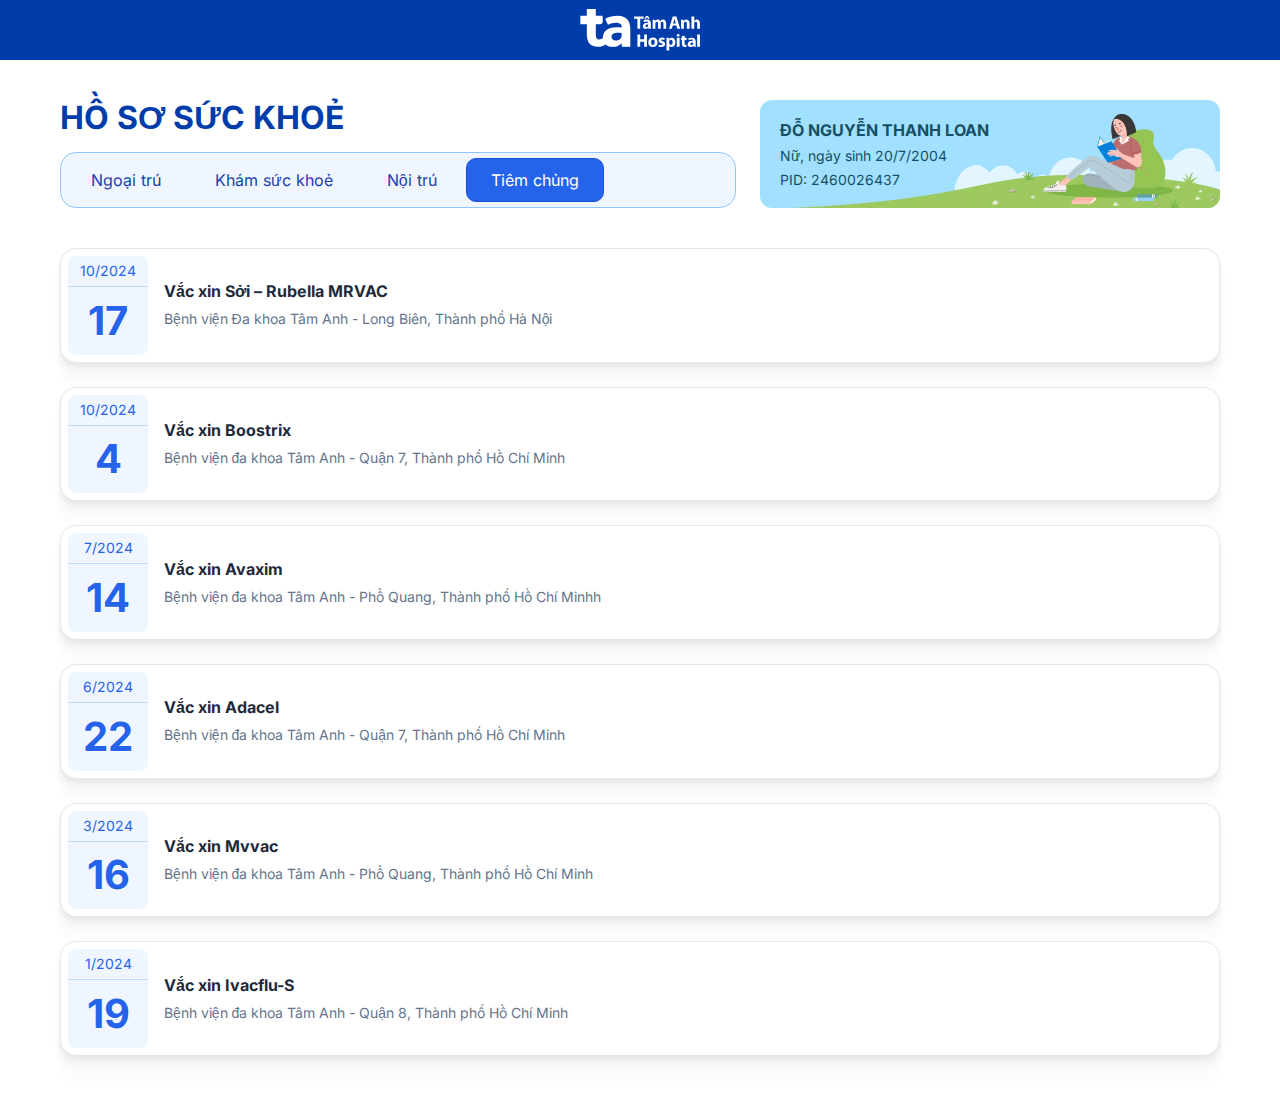
<file: tiem-chung.html>
<!DOCTYPE html>
<html lang="vi">
  <head>
    <title>Bệnh viện đa khoa Tâm Anh - Tiêm chủng</title>
    <meta
      name="description"
      content="Hồ sơ sức khoẻ Bệnh viện đa khoa Tâm Anh"
    />
    <meta charset="UTF-8" />
    <link rel="icon" href="images/favicon.png" />
    <meta name="viewport" content="width=device-width, initial-scale=1" />
    <meta property="og:title" content="Bệnh viện đa khoa Tâm Anh" />
    <meta property="og:type" content="website" />
    <meta
      property="og:image"
      content="https://trongnguyen24.github.io/lichsukhamchuabenh/images/og-image.png"
    />
    <meta
      property="og:description"
      content="Hồ sơ sức khoẻ Bệnh viện đa khoa Tâm Anh"
    />
    <meta property="og:site_name" content="Hồ sơ sức khoẻ" />
    <meta property="og:locale" content="vi_VN" />
    <link rel="stylesheet" href="css/normalize.css" />
    <link rel="stylesheet" href="css/styles.css" />
  </head>
  <body>
    <!-- Header: Contains the main logo -->
    <header class="TA--header">
      <img width="120" height="48" src="images/logo-TA.svg" alt="logo" />
    </header>

    <!-- Mobile Navigation Menu -->
    <nav class="TA--menu-nav-mobile">
      <a href="index.html">
        <span class="icon-ngoaitru"></span>
        Ngoại trú
      </a>
      <a href="kham-suc-khoe.html">
        <span class="icon-khamsuckhoe"></span>
        Khám sức khoẻ
      </a>
      <a href="noi-tru.html">
        <span class="icon-noitru"></span>
        Nội trú
      </a>
      <a href="tiem-chung.html" aria-current="page">
        <span class="icon-tiemchung"></span>
        Tiêm chủng
      </a>
    </nav>

    <!-- Main Content Container -->
    <main class="TA--container">
      <!-- Desktop Menu and User Information -->
      <section class="TA--menu">
        <div class="TA--menu-tabs">
          <h1>HỒ SƠ SỨC KHOẺ</h1>
          <!-- Navigation Tabs -->
          <nav>
            <a href="index.html">Ngoại trú</a>
            <a href="kham-suc-khoe.html">Khám sức khoẻ</a>
            <a href="noi-tru.html">Nội trú</a>
            <a href="tiem-chung.html" aria-current="page">Tiêm chủng</a>
          </nav>
        </div>
        <!-- User Profile Information -->
        <div class="TA--menu-infos">
          <p>ĐỖ NGUYỄN THANH LOAN</p>
          <div>Nữ, ngày sinh 20/7/2004</div>
          <div>PID: 2460026437</div>
          <picture>
            <source srcset="images/user.webp" type="image/webp" />
            <img src="images/user.png" alt="user infos" />
          </picture>
        </div>
      </section>
      <!-- Main Content Area -->
      <section class="TA--content">
        <!-- Card Item -->
        <article class="TA--card-item">
          <a href="#">
            <div class="TA--card-item-wrapper">
              <div class="TA--date">
                <div class="TA--date-m">10/2024</div>
                <div class="TA--date-d">17</div>
              </div>
              <div class="TA--card-item-content">
                <h2>Vắc xin Sởi – Rubella MRVAC</h2>
                <p>Bệnh viện Đa khoa Tâm Anh - Long Biên, Thành phố Hà Nội</p>
              </div>
            </div>
          </a>
        </article>
        <!-- Card Item -->
        <article class="TA--card-item">
          <a href="#">
            <div class="TA--card-item-wrapper">
              <div class="TA--date">
                <div class="TA--date-m">10/2024</div>
                <div class="TA--date-d">4</div>
              </div>
              <div class="TA--card-item-content">
                <h2>Vắc xin Boostrix</h2>
                <p>Bệnh viện đa khoa Tâm Anh - Quận 7, Thành phố Hồ Chí Minh</p>
              </div>
            </div>
          </a>
        </article>
        <!-- Card Item -->
        <article class="TA--card-item">
          <a href="#">
            <div class="TA--card-item-wrapper">
              <div class="TA--date">
                <div class="TA--date-m">7/2024</div>
                <div class="TA--date-d">14</div>
              </div>
              <div class="TA--card-item-content">
                <h2>Vắc xin Avaxim</h2>
                <p>
                  Bệnh viện đa khoa Tâm Anh - Phổ Quang, Thành phố Hồ Chí Minhh
                </p>
              </div>
            </div>
          </a>
        </article>
        <!-- Card Item -->
        <article class="TA--card-item">
          <a href="#">
            <div class="TA--card-item-wrapper">
              <div class="TA--date">
                <div class="TA--date-m">6/2024</div>
                <div class="TA--date-d">22</div>
              </div>
              <div class="TA--card-item-content">
                <h2>Vắc xin Adacel</h2>
                <p>Bệnh viện đa khoa Tâm Anh - Quận 7, Thành phố Hồ Chí Minh</p>
              </div>
            </div>
          </a>
        </article>
        <!-- Card Item -->
        <article class="TA--card-item">
          <a href="#">
            <div class="TA--card-item-wrapper">
              <div class="TA--date">
                <div class="TA--date-m">3/2024</div>
                <div class="TA--date-d">16</div>
              </div>
              <div class="TA--card-item-content">
                <h2>Vắc xin Mvvac</h2>
                <p>
                  Bệnh viện đa khoa Tâm Anh - Phổ Quang, Thành phố Hồ Chí Minh
                </p>
              </div>
            </div>
          </a>
        </article>
        <!-- Card Item -->
        <article class="TA--card-item">
          <a href="#">
            <div class="TA--card-item-wrapper">
              <div class="TA--date">
                <div class="TA--date-m">1/2024</div>
                <div class="TA--date-d">19</div>
              </div>
              <div class="TA--card-item-content">
                <h2>Vắc xin Ivacflu-S</h2>
                <p>Bệnh viện đa khoa Tâm Anh - Quận 8, Thành phố Hồ Chí Minh</p>
              </div>
            </div>
          </a>
        </article>
      </section>
    </main>
  </body>
</html>
</file>
<file: css/styles.css>
:root {
  --TA-color: #003caa;
  --title-scale: clamp(1.5rem, 0.875rem + 2.5vw, 2rem);
}

@font-face {
  font-display: swap;
  font-family: 'Inter';
  font-style: normal;
  font-weight: 400;
  src: url('../fonts/inter-v18-latin-regular.woff2') format('woff2'),
    url('../fonts/inter-v18-latin-regular.ttf') format('truetype');
}

@font-face {
  font-display: swap;
  font-family: 'Inter';
  font-style: normal;
  font-weight: 500;
  src: url('../fonts/inter-v18-latin-500.woff2') format('woff2'),
    url('../fonts/inter-v18-latin-500.ttf') format('truetype');
}

@font-face {
  font-display: swap;
  font-family: 'Inter';
  font-style: normal;
  font-weight: 700;
  src: url('../fonts/inter-v18-latin-700.woff2') format('woff2'),
    url('../fonts/inter-v18-latin-700.ttf') format('truetype');
}

html {
  scrollbar-width: auto;
}

html,
body {
  font-family: 'Inter', sans-serif;
  font-optical-sizing: auto;
  font-style: normal;
  margin: 0;
  padding: 0;
}

.TA--header {
  background-color: var(--TA-color);
  display: flex;
  justify-content: center;
  padding: 6px 0;
}
.TA--container {
  margin: auto;
  max-width: 1200px;
  padding: 2.5rem 1.25rem;
  display: flex;
  flex-direction: column;
  gap: 2.5rem;
  @media screen and (max-width: 720px) {
    padding: 1.5rem 1rem 5.5rem;
    gap: 1.5rem;
  }
}

.TA--menu {
  display: flex;
  gap: 1.5rem;
  @media screen and (max-width: 1024px) {
    flex-direction: column;
    gap: 0.5rem;
  }
}

.TA--menu-tabs {
  display: flex;
  flex: 1;
  flex-direction: column;
  gap: 1rem;
  h1 {
    color: var(--TA-color);
    font-size: var(--title-scale);
    font-weight: 700;
    line-height: 2.25rem; /* 112.5% */
    @media screen and (max-width: 720px) {
      text-align: center;
    }
  }
  nav {
    border-radius: 1rem;
    border: 1px solid var(--blue-300, #93c5fd);
    background: var(--blue-50, #eff6ff);
    display: flex;
    padding: 5px;
    align-items: flex-start;
    gap: 0.25rem;
    a {
      display: flex;
      padding: 1rem 1.5rem;
      height: 2.75rem;
      justify-content: center;
      align-items: center;
      color: var(--blue-800, #1e40af);
      border: 1px solid var(--blue-50, #eff6ff);
      font-size: 1rem;
      line-height: 1; /* 0% */
      text-wrap: nowrap;
      border-radius: 0.625rem;
      transition-property: color, border-color, background-color;
      transition-timing-function: cubic-bezier(0.4, 0, 0.2, 1);
      transition-duration: 175ms;
      &:hover {
        background: var(--blue-100, #dbeafe);
        border: 1px solid var(--blue-100, #dbeafe);
      }
      &[aria-current='page'] {
        border: 1px solid var(--blue-700, #1d4ed8);
        background: var(--blue-600, #2563eb);
        color: white;
      }
    }
    @media screen and (max-width: 720px) {
      display: none;
    }
  }
}

.TA--menu-infos {
  display: flex;
  position: relative;
  overflow: hidden;
  max-width: 460px;
  width: 100%;
  color: var(--cyan-900, #164e63);
  padding: 1.25rem;
  flex-direction: column;
  gap: 0.5rem;
  border-radius: 0.75rem;
  font-size: 1rem;
  font-size: 0.875rem;
  line-height: 1rem; /* 125% */
  p {
    font-size: 1rem;
    font-weight: 700;
    line-height: 1.25rem; /* 125% */
  }
  picture {
    position: absolute;
    display: flex;
    justify-content: flex-end;
    right: 0;
    bottom: 0;
    top: 0;
    left: 0;
    pointer-events: none;
    background: #a1e1ff;
    z-index: -1;
    img {
      object-fit: cover;
      height: 100%;
    }
    @media screen and (max-width: 720px) {
      right: -5%;
    }
  }
  @media screen and (max-width: 1024px) {
    max-width: 100%;
  }
}

.TA--menu-nav-mobile {
  display: none;
  @media screen and (max-width: 720px) {
    position: fixed;
    bottom: 0;
    left: 0;
    right: 0;
    display: flex;
    gap: 0.25rem;
    align-items: flex-start;
    padding: 0 1rem;
    text-align: center;
    border-top: 1px solid var(--blue-100, #dbeafe);
    background: rgba(255, 255, 255, 0.9);
    -webkit-backdrop-filter: blur(8px);
    backdrop-filter: blur(8px);
    a {
      color: var(--slate-600, #475569);
      display: flex;
      flex: 1;
      padding: 0.5rem 0;
      flex-direction: column;
      gap: 0.25rem;
      justify-content: center;
      font-size: 0.625rem;
      font-weight: 700;
      align-items: center;
      white-space: nowrap;
      &:hover {
        background-color: var(--slate-100, #f1f5f9);
      }
      span {
        display: block;
        width: 1.5rem;
        height: 1.5rem;
      }
      .icon-ngoaitru {
        background-image: url('../images/ngoai-tru.svg');
      }
      .icon-khamsuckhoe {
        background-image: url('../images/kham-suc-khoe.svg');
      }
      .icon-noitru {
        background-image: url('../images/noi-tru.svg');
      }
      .icon-tiemchung {
        background-image: url('../images/tiem-chung.svg');
      }
      &[aria-current='page'] {
        color: var(--blue-600, #2563eb);
        .icon-ngoaitru {
          background-image: url('../images/ngoai-tru-active.svg');
        }
        .icon-khamsuckhoe {
          background-image: url('../images/kham-suc-khoe-active.svg');
        }
        .icon-noitru {
          background-image: url('../images/noi-tru-active.svg');
        }
        .icon-tiemchung {
          background-image: url('../images/tiem-chung-active.svg');
        }
      }
    }
  }
}

.TA--content {
  display: flex;
  flex-direction: column;
  gap: 1.5rem;
}

.TA--card-item {
  display: flex;
  overflow: hidden;
  flex-direction: column;
  border-radius: 1rem;
  border: 1px solid var(--slate-200, #e2e8f0);
  background: #fff;
  box-shadow: 0px 40px 11px 0px rgba(84, 84, 84, 0),
    0px 26px 10px 0px rgba(84, 84, 84, 0.01),
    0px 15px 9px 0px rgba(84, 84, 84, 0.03),
    0px 6px 6px 0px rgba(84, 84, 84, 0.05),
    0px 2px 4px 0px rgba(84, 84, 84, 0.06);
  transition-property: color, border-color;
  transition-timing-function: cubic-bezier(0.4, 0, 0.2, 1);
  transition-duration: 250ms;
  &:hover {
    border: 1px solid var(--blue-300, #93c5fd);
    h2 {
      color: var(--blue-600, #2563eb) !important;
    }
  }
  .TA--card-item-wrapper {
    display: flex;
    padding: 0.438rem;
    gap: 1rem;
    .TA--date {
      display: flex;
      width: 5rem;
      flex-shrink: 0;
      flex-direction: column;
      justify-content: center;
      align-items: center;
      align-items: stretch;
      color: var(--blue-600, #2563eb);
      border-radius: 0.5rem;
      background: var(--blue-50, #eff6ff);
      @media screen and (max-width: 720px) {
        width: 4.25rem;
      }
      .TA--date-m {
        display: flex;
        padding: 0.5rem 0;
        justify-content: center;
        align-items: center;
        font-size: 0.875rem;
        line-height: 1;
        border-bottom: 1px solid var(--blue-200, #bfdbfe);
        @media screen and (max-width: 720px) {
          font-size: 0.75rem;
          padding: 0.4rem 0;
        }
      }
      .TA--date-d {
        padding: 0.865rem 0rem;
        display: flex;
        justify-content: center;
        align-items: center;
        flex: 1 0 0;
        text-align: center;
        text-shadow: 0px 1px 0px #fff;
        font-size: 2.5rem;
        font-weight: 700;
        line-height: 2.5rem; /* 0% */
        @media screen and (max-width: 720px) {
          padding: 0.75rem 0rem;
          font-size: 2rem;
          line-height: 2rem; /* 0% */
        }
      }
    }
    .TA--card-item-content {
      display: flex;
      flex-direction: column;
      justify-content: center;
      gap: 0.5rem;
      h2 {
        color: var(--slate-800, #1e293b);
        font-size: 1rem;
        font-weight: 700;
        line-height: 1.25rem; /* 125% */
        overflow: hidden;
        display: -webkit-box;
        -webkit-box-orient: vertical;
        -webkit-line-clamp: 1;
        transition-property: color, border-color;
        transition-timing-function: cubic-bezier(0.4, 0, 0.2, 1);
        transition-duration: 250ms;
      }
      p {
        color: var(--slate-500, #64748b);
        font-size: 0.875rem;
        line-height: 1.25rem; /* 142.857% */
        overflow: hidden;
        display: -webkit-box;
        -webkit-box-orient: vertical;
        -webkit-line-clamp: 2;
      }
      .TA--card-item-infos {
        display: flex;
        list-style: none;
        color: var(--slate-800, #1e293b);
        font-size: 0.875rem;
        gap: 1.5rem;
        @media screen and (max-width: 720px) {
          display: none;
        }
        li {
          display: flex;
          align-items: flex-start;
          overflow: hidden;
          line-height: 1.125rem;
          gap: 0.25rem;
          img {
            width: 1.125rem;
            aspect-ratio: 1;
          }
          span {
            flex-shrink: 0;
          }
          b {
            overflow: hidden;
            display: -webkit-box;
            -webkit-box-orient: vertical;
            -webkit-line-clamp: 2;
          }
        }
      }
    }
  }
  .TA--card-item-infos-mobile {
    grid-template-columns: repeat(2, minmax(0, 1fr));
    list-style: none;
    color: var(--slate-800, #1e293b);
    font-size: 0.875rem;
    padding: 0.75rem 1rem;
    gap: 0.5rem;
    border-top: 1px solid var(--slate-200, #e2e8f0);
    background: var(--slate-50, #f8fafc);
    align-self: stretch;
    display: none;
    @media screen and (max-width: 720px) {
      display: grid;
    }
    @media screen and (max-width: 320px) {
      grid-template-columns: repeat(1, minmax(0, 1fr));
    }
    li {
      display: flex;
      align-items: flex-start;
      overflow: hidden;
      line-height: 1.125rem;
      gap: 0.25rem;
      img {
        width: 1.125rem;
        aspect-ratio: 1;
      }
      span {
        flex-shrink: 0;
      }
      b {
        overflow: hidden;
        display: -webkit-box;
        -webkit-box-orient: vertical;
        -webkit-line-clamp: 2;
      }
    }
    .span-2 {
      grid-column: span 2 / span 2;
    }
  }
}

.tabs {
  display: flex;
  gap: 1rem;
  flex-wrap: wrap;
  @media screen and (max-width: 720px) {
    gap: 0.5rem;
  }
  .radiotab {
    position: absolute;
    opacity: 0;
  }

  .label {
    padding: 0.5rem 0.75rem;
    cursor: pointer;
    font-size: 1rem;
    color: var(--slate-800, #1e293b);
    border-radius: 0.5rem;
    align-items: center;
    display: flex;
    gap: 0.25rem;
    order: 1;
    border: 1px dashed var(--slate-100, #f1f5f9);
    background: var(--slate-50, #f8fafc);
    transition-property: color, border-color, background-color;
    transition-timing-function: cubic-bezier(0.4, 0, 0.2, 1);
    transition-duration: 175ms;
    @media screen and (max-width: 720px) {
      font-size: 0.875rem;
      width: calc(50% - 0.25rem);
    }
  }

  .label:hover {
    background: var(--slate-200, #e2e8f0);
  }

  .radiotab:checked + .label {
    border: 1px solid var(--blue-200, #bfdbfe);
    background: var(--blue-100, #dbeafe);
    color: var(--blue-700, #1d4ed8);
  }

  .panel {
    display: none;
    width: 100%;
    padding: 1.5rem 0;
    order: 2;
    @media screen and (max-width: 720px) {
      padding: 1rem 0;
    }
  }

  .radiotab:checked + .label + .panel {
    display: block;
  }
}

.bieudosuckhoe {
  border-radius: 1rem;
  border: 1px solid var(--slate-200, #e2e8f0);
  overflow: hidden;
  width: 100%;
  background: #fff;
  box-shadow: 0px 40px 11px 0px rgba(84, 84, 84, 0),
    0px 26px 10px 0px rgba(84, 84, 84, 0.01),
    0px 15px 9px 0px rgba(84, 84, 84, 0.03),
    0px 6px 6px 0px rgba(84, 84, 84, 0.05),
    0px 2px 4px 0px rgba(84, 84, 84, 0.06);
  .bieudosuckhoe-wrapper {
    overflow-x: auto;
    width: 100%;
    table {
      width: 100%;
      white-space: nowrap;
      color: var(--slate-800, #1e293b);

      th,
      td {
        padding: 0.5rem 1rem;
        text-align: right;
        font-weight: 400;
        &:nth-child(2) {
          color: var(--blue-600, #2563eb);
        }
        &:first-child {
          text-align: left;
        }
        @media screen and (max-width: 720px) {
          padding: 0.5rem;
          font-size: 0.75rem;
        }
      }
      th {
        font-size: 0.875rem;
        padding: 1rem;
        @media screen and (max-width: 720px) {
          padding: 0.5rem;
          font-size: 0.75rem;
        }
      }
      td {
        border-top: 1px solid var(--slate-200, #e2e8f0);
      }
      .stick {
        position: sticky;
        left: 0;
        z-index: 1;
        background: #fff;
        font-size: 1rem;
        @media screen and (max-width: 720px) {
          font-size: 0.75rem;
        }
      }
      .stick-item {
        display: flex;
        align-items: center;
        gap: 1rem;
        picture {
          width: 3rem;
          aspect-ratio: 1;
          flex-shrink: 0;
        }
        small {
          color: var(--slate-500, #64748b);
        }
        .stick-item-text {
          display: flex;
          flex-direction: column;
          gap: 0.25rem;
          p {
            margin: 0;
            font-size: 1rem;
            line-height: 1.25rem;
            @media screen and (max-width: 720px) {
              font-size: 0.75rem;
              line-height: 0.875rem;
            }
          }
          span {
            font-size: 0.75rem;
            color: var(--slate-500, #64748b);
            line-height: 1rem;
            @media screen and (max-width: 720px) {
              font-size: 0.625rem;
              line-height: 0.75rem;
            }
          }
        }
      }
    }
  }
}
</file>
